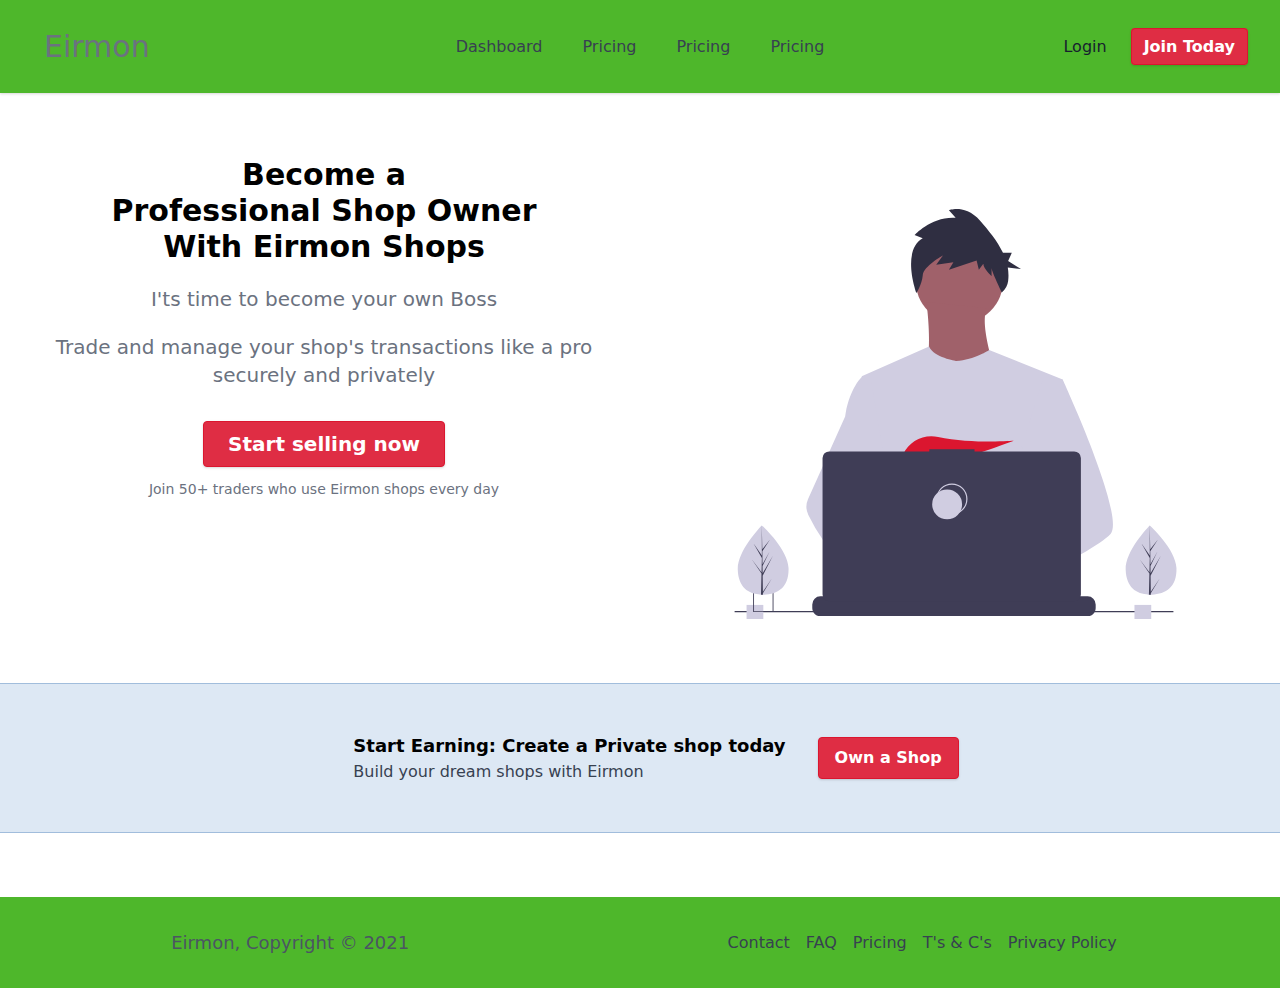
<file: index.html>
<!DOCTYPE html>
<html lang="en">
<head>
    <meta charset="UTF-8">
    <meta http-equiv="X-UA-Compatible" content="IE=edge">
    <meta name="viewport" content="width=device-width, initial-scale=1.0">
    <title>Document</title>
    <link rel="stylesheet" href="./css/style.css">
    <link rel="stylesheet" href="https://fonts.googleapis.com/css2?family=Cabin:wght@500&amp;display=swap">
</head>
<body>
    <div id="root">
        <div class="relative bg-white shadow">
            <div class="topnav max-w-7x1 mx-auto px-4 sm:px-6">
                <div class="flex justify-between items-center py-6 md:justify-start md:space-x-10">
                    <div class="Ig:w-0 Ig:flex-1">
                        <div class="flex flex-row items-center">
                            <a href="#">
                                <a  class="p1-5 text-3x1 text-gray-500 hoover:text-gray-600 transition duration-300 ease-in-out active" aria-current="page"  href="#">Eirmon</a>
                            </a>
                        </div>
                    </div>
                    <div class="-mr-2 -my-2 md:hidden">
                        <button type="button" id="mobiledropdown" onclick="mobiledropdown()" class="inline-flex items-center justify-center p-2 rounded-md text-gray-400 hover:text-gray-500 hover:bg-gray-100 focus:outline-none focus:bg-gray-100 focus:text-gray-500 transition duration-150 ease-in-out">
                            <svg class="h-6 w-6" stroke="currentColor" fill="none" viewBox="0 0 24 24">
                                <path stroke-linecap="round" stroke-linejoin="round" stroke-width="2" d="M4 6h16M4 12h16M4 18h16"></path>
                            </svg>
                        </button>
                    </div>
                    <nav class="hidden md:flex space-x-10">
                        <a class="text-base leading-6 font-medium text-gray-700 hover:text-gray-900 focus:outline-none focus:text-gray-900 transition ease-in-out duration-150" href="/pricing">Dashboard</a>
                        <a class="text-base leading-6 font-medium text-gray-700 hover:text-gray-900 focus:outline-none focus:text-gray-900 transition ease-in-out duration-150" href="/pricing">Pricing</a>
                        <a class="text-base leading-6 font-medium text-gray-700 hover:text-gray-900 focus:outline-none focus:text-gray-900 transition ease-in-out duration-150" href="/pricing">Pricing</a>
                        <a class="text-base leading-6 font-medium text-gray-700 hover:text-gray-900 focus:outline-none focus:text-gray-900 transition ease-in-out duration-150" href="/pricing">Pricing</a>
                        <!-- <div  class="relative">
                            <button type="button" id="dropdown" onclick="learninFunction()" class="group inline-flex  dropbtn items-center space-x-2 text-base leading-6 font-medium text-gray-700 hover:text-gray-900 focus:outline-none focus:text-gray-900 transition ease-in-out duration-150">
                                <span>Shops</span>
                                <svg class="text-gray-700 h-5 w-5 group-hover:text-gray-900 group-focus:text-gray-900 transition ease-in-out duration-150" fill="currentColor" viewBox="0 0 20 20">
                                    <path fill-rule="evenodd" d="M5.293 7.293a1 1 0 011.414 0L10 10.586l3.293-3.293a1 1 0 111.414 1.414l-4 4a1 1 0 01-1.414 0l-4-4a1 1 0 010-1.414z" clip-rule="evenodd">

                                    </path>
                                </svg>
                            </button>
                            <div  style="transition: transform 200ms ease 0s, opacity 200ms ease 0s; opacity: 1;">
                                <div id="dropdown-content" class="z-20 absolute -ml-4 mt-3 transform px-2 w-screen max-w-md sm:px-0 lg:ml-0 lg:left-1/2 lg:-translate-x-1/2">
                                    <div class="rounded-lg shadow-lg">
                                        <div class="rounded-lg shadow-xs overflow-hidden">
                                            <div class="z-20 relative grid gap-6 bg-white px-5 py-6 sm:gap-8 sm:p-8">
                                                <div class="cursor-pointer -m-3 p-3 flex items-start space-x-4 rounded-lg hover:bg-gray-100 transition ease-in-out duration-150">
                                                    <svg stroke="currentColor" fill="currentColor" stroke-width="0" viewBox="0 0 576 512" class="flex-shrink-0 h-6 w-6 text-red-600" height="1em" width="1em" xmlns="http://www.w3.org/2000/svg">
                                                        <path d="M336.2 64H47.8C21.4 64 0 85.4 0 111.8v288.4C0 426.6 21.4 448 47.8 448h288.4c26.4 0 47.8-21.4 47.8-47.8V111.8c0-26.4-21.4-47.8-47.8-47.8zm189.4 37.7L416 177.3v157.4l109.6 75.5c21.2 14.6 50.4-.3 50.4-25.8V127.5c0-25.4-29.1-40.4-50.4-25.8z"></path>
                                                    </svg>
                                                    <div class="space-y-1">
                                                        <p class="text-base leading-6 font-medium text-gray-900">
                                                            Basic Django Roadmap
                                                        </p>
                                                        <p class="text-sm leading-5 text-gray-500">
                                                            Elevate your Django skills
                                                        </p>
                                                    </div>
                                                </div>
                                                <div class="cursor-pointer -m-3 p-3 flex items-start space-x-4 rounded-lg hover:bg-gray-100 transition ease-in-out duration-150">
                                                    <svg stroke="currentColor" fill="currentColor" stroke-width="0" viewBox="0 0 512 512" class="flex-shrink-0 h-6 w-6 text-red-600" height="1em" width="1em" xmlns="http://www.w3.org/2000/svg">
                                                        <path d="M505.12019,19.09375c-1.18945-5.53125-6.65819-11-12.207-12.1875C460.716,0,435.507,0,410.40747,0,307.17523,0,245.26909,55.20312,199.05238,128H94.83772c-16.34763.01562-35.55658,11.875-42.88664,26.48438L2.51562,253.29688A28.4,28.4,0,0,0,0,264a24.00867,24.00867,0,0,0,24.00582,24H127.81618l-22.47457,22.46875c-11.36521,11.36133-12.99607,32.25781,0,45.25L156.24582,406.625c11.15623,11.1875,32.15619,13.15625,45.27726,0l22.47457-22.46875V488a24.00867,24.00867,0,0,0,24.00581,24,28.55934,28.55934,0,0,0,10.707-2.51562l98.72834-49.39063c14.62888-7.29687,26.50776-26.5,26.50776-42.85937V312.79688c72.59753-46.3125,128.03493-108.40626,128.03493-211.09376C512.07526,76.5,512.07526,51.29688,505.12019,19.09375ZM384.04033,168A40,40,0,1,1,424.05,128,40.02322,40.02322,0,0,1,384.04033,168Z"></path>
                                                    </svg>
                                                    <div class="space-y-1">
                                                        <p class="text-base leading-6 font-medium text-gray-900">
                                                            Advanced Django Roadmap
                                                        </p>
                                                        <p class="text-sm leading-5 text-gray-500">
                                                            Become a professional Django developer
                                                        </p>
                                                    </div>
                                                </div>
                                            </div>
                                        </div>
                                    </div>
                                </div>
                            </div>
                        </div> -->
                    </nav>
                    <div class="hidden md:flex items-center justify-end space-x-8 md:flex-1 lg:w-0">
                        <ul class="flex flex-">
                            <li>
                                <a class="px-4 py-2 text-gray-700 hover:text-gray-900 transition duration-500 ease-in-out hover:rounded hover:bg-gray-200 rounded text-gray-900" href="/login">
                                    Login
                                </a>
                            </li>
                            <li class="nav-item px-2 signup">
                                <a class="text-white px-3 py-2 bg-red-500 hover:bg-red-600 rounded border border-red-600 shadow font-semibold transition duration-500 ease-in-out" href="/signup">
                                    Join Today
                                </a>
                            </li>
                            <li>
                                <button type="button" style="float: left;" class="topnavbutton -mr-2 -my-2 md:hidden">
                                    <svg class="h-6 w-6" stroke="currentColor" fill="none" viewBox="0 0 24 24">
                                        <path stroke-lincap="round" stroke-linejoin="round" stroke-width="2" d="M4 6h16M4 12h16M4 18h16">
        
                                        </path>
                                    </svg>
                                </button>
                            </li>
                        </ul>   
                    </div>
                </div>
                <div  id="mobiledropdown-content" style="transition: transform 200ms ease 0s, opacity 200ms ease 0s; opacity: 1;">
                    <div class="absolute top-0 inset-x-0 p-2 transition transform origin-top-right md:hidden z-50">
                        <div class="rounded-lg shadow-lg">
                            <div class="rounded-lg shadow-xs bg-white divide-y-2 divide-gray-50">
                                <div class="pt-5 pb-6 px-5 space-y-6">
                                    <div class="flex items-center justify-between">
                                        <a aria-current="page" class="active" href="/">
                                            <p class="h-8 w-auto" src="/static/media/logo.b070938f.svg" alt="Eirmon">Eirmon</p></a>
                                            <div class="-mr-2">
                                                <button type="button" id="mobiledropdown" onclick="mobiledropdown()" class="inline-flex items-center justify-center p-2 rounded-md text-gray-400 hover:text-gray-500 hover:bg-gray-100 focus:outline-none focus:bg-gray-100 focus:text-gray-500 transition duration-150 ease-in-out">
                                                    <svg class="h-6 w-6" stroke="currentColor" fill="none" viewBox="0 0 24 24">
                                                        <path stroke-linecap="round" stroke-linejoin="round" stroke-width="2" d="M6 18L18 6M6 6l12 12"></path>
                                                    </svg>
                                                </button>
                                            </div>
                                        </div>
                                        <div>
                                            <nav class="grid row-gap-8">
                                                <div class="cursor-pointer -m-3 p-3 flex items-center space-x-3 rounded-md hover:bg-gray-100 transition ease-in-out duration-150">
                                                    <svg stroke="currentColor" fill="currentColor" stroke-width="0" viewBox="0 0 576 512" class="flex-shrink-0 h-6 w-6 text-red-600" height="1em" width="1em" xmlns="http://www.w3.org/2000/svg">
                                                        <path d="M336.2 64H47.8C21.4 64 0 85.4 0 111.8v288.4C0 426.6 21.4 448 47.8 448h288.4c26.4 0 47.8-21.4 47.8-47.8V111.8c0-26.4-21.4-47.8-47.8-47.8zm189.4 37.7L416 177.3v157.4l109.6 75.5c21.2 14.6 50.4-.3 50.4-25.8V127.5c0-25.4-29.1-40.4-50.4-25.8z"></path>
                                                    </svg>
                                                    <div class="text-base leading-6 font-medium text-gray-900">
                                                        Basic Django Roadmap
                                                    </div>
                                                </div>
                                                <div class="cursor-pointer -m-3 p-3 flex items-center space-x-3 rounded-md hover:bg-gray-100 transition ease-in-out duration-150">
                                                    <svg stroke="currentColor" fill="currentColor" stroke-width="0" viewBox="0 0 512 512" class="flex-shrink-0 h-6 w-6 text-red-600" height="1em" width="1em" xmlns="http://www.w3.org/2000/svg">
                                                        <path d="M505.12019,19.09375c-1.18945-5.53125-6.65819-11-12.207-12.1875C460.716,0,435.507,0,410.40747,0,307.17523,0,245.26909,55.20312,199.05238,128H94.83772c-16.34763.01562-35.55658,11.875-42.88664,26.48438L2.51562,253.29688A28.4,28.4,0,0,0,0,264a24.00867,24.00867,0,0,0,24.00582,24H127.81618l-22.47457,22.46875c-11.36521,11.36133-12.99607,32.25781,0,45.25L156.24582,406.625c11.15623,11.1875,32.15619,13.15625,45.27726,0l22.47457-22.46875V488a24.00867,24.00867,0,0,0,24.00581,24,28.55934,28.55934,0,0,0,10.707-2.51562l98.72834-49.39063c14.62888-7.29687,26.50776-26.5,26.50776-42.85937V312.79688c72.59753-46.3125,128.03493-108.40626,128.03493-211.09376C512.07526,76.5,512.07526,51.29688,505.12019,19.09375ZM384.04033,168A40,40,0,1,1,424.05,128,40.02322,40.02322,0,0,1,384.04033,168Z"></path>
                                                    </svg>
                                                    <div class="text-base leading-6 font-medium text-gray-900">
                                                        Advanced Django Roadmap
                                                    </div>
                                                </div>
                                                <a class="text-base leading-6 font-medium text-gray-700 hover:text-gray-900 focus:outline-none focus:text-gray-900 transition ease-in-out duration-150" href="/pricing">
                                                    Pricing
                                                </a>
                                            </nav>
                                        </div>
                                    </div>
                                    <div class="py-6 px-5 space-y-6">
                                        <div class="space-y-6">
                                            <span class="w-full flex rounded-md shadow-sm">
                                                <div class="cursor-pointer w-full flex items-center justify-center px-4 py-2 border border-transparent text-base leading-6 font-medium rounded-md text-white bg-red-600 hover:bg-red-500 focus:outline-none focus:border-red-700 focus:shadow-outline-red active:bg-red-700 transition ease-in-out duration-150">
                                                    Sign up
                                                </div>
                                            </span>
                                            <p class="text-center text-base leading-6 font-medium text-gray-500">
                                                Have an account? 
                                                <span class="cursor-pointer text-red-600 hover:text-red-500 transition ease-in-out duration-150">
                                                    Sign in
                                                </span>
                                            </p>
                                        </div>
                                    </div>
                                </div>
                            </div>
                        </div>
                    </div>
            </div>
        </div>
    </div>
    <div style="position: fixed; z-index: 9999;">
    </div>
    <div class="page">
        <div>
            <div>
                <main class="mt-16 mx-auto max-w-7xl px-4 sm:mt-24 sm:px-6 lg:mt-32">
                    <div class="lg:grid lg:grid-cols-12 lg:gap-8">
                        <div class="sm:text-center md:max-w-2xl md:mx-auto lg:col-span-6 lg:text-left">
                            <h1 class="text-3xl md:text-5xl lg:text-6xl font-bold leading-tight">
                                <div class="hero-content-line">
                                    <div class="hero-content-line-inner">
                                        Become a
                                    </div>
                                </div>
                                <div class="hero-content-line">
                                    <div class="hero-content-line-inner">
                                        Professional Shop Owner
                                    </div>
                                </div>
                                <div class="hero-content-line">
                                    <div class="hero-content-line-inner">
                                        With Eirmon Shops
                                    </div>
                                </div>
                            </h1>
                            <p class="mt-3 text-base text-gray-500 sm:mt-5 sm:text-xl lg:text-lg xl:text-xl">
                                I'ts time to become your own Boss 
                            </p>
                            <p class="mt-3 text-base text-gray-500 sm:mt-5 sm:text-xl lg:text-lg xl:text-xl">
                            Trade and manage your shop's transactions like a pro securely and privately
                            </p>
                            <a class="mt-8 text-white bg-red-500 hover:bg-red-600 rounded border border-red-600 shadow font-semibold px-6 py-2 inline-block transition duration-500 ease-in-out cursor-pointer text-xl" href="/pricing">
                                Start selling now
                            </a>
                            <p class="mt-3 text-sm text-gray-500">Join 50+ traders who use Eirmon shops every day</p>
                        </div>
                        <div class="mt-12 relative sm:max-w-lg sm:mx-auto lg:mt-0 lg:max-w-none lg:mx-0 lg:col-span-6 lg:flex lg:items-center">
                            <div class="relative mx-auto w-full lg:max-w-md">
                                <svg xmlns="http://www.w3.org/2000/svg" viewBox="0 0 198 183" version="1.1" id="svg8">
                                    <defs id="defs2"></defs>
                                    <g id="layer1">
                                        <path id="circle12" d="M 119.94157,33.131754 A 19.456419,19.456419 0 0 1 100.48515,52.588173 19.456419,19.456419 0 0 1 81.028733,33.131754 19.456419,19.456419 0 0 1 100.48515,13.675335 19.456419,19.456419 0 0 1 119.94157,33.131754 Z" style="fill: rgb(160, 97, 106); stroke-width: 0.264583;"></path>
                                        <path d="m 85.963325,42.859966 c 0,0 3.665696,27.633767 -1.973834,30.735497 -5.63953,3.10172 33.555279,3.38372 33.555279,3.38372 0,0 -8.74129,-23.968046 -4.79362,-31.299462 z" fill="#a0616a" id="path14" style="stroke-width: 0.264583;"></path>
                                        <path d="m 146.16512,77.118973 -3.25966,14.84312 -6.8924,31.403397 -0.20637,1.71979 -2.37861,19.90989 -1.58221,13.22653 -1.06098,8.8847 c -6.45054,3.31523 -11.12573,5.60388 -11.12573,5.60388 0,0 -0.40216,-2.01613 -1.05039,-4.59581 -4.52702,1.35731 -12.90373,3.60891 -20.002496,4.0587 2.584976,2.88132 3.772956,5.588 2.161646,7.58561 -4.863046,6.02191 -24.939629,-6.59342 -31.96167,-11.29771 a 19.007868,19.007868 0 0 0 -0.185208,3.40254 l -5.373688,-4.13279 0.531813,-9.50912 0.896937,-16.08932 1.127125,-20.17712 a 21.183634,21.183634 0 0 1 -0.891646,-2.65377 c -1.645708,-5.85259 -3.643312,-17.53923 -5.17525,-27.339397 -1.232958,-7.88723 -2.159,-14.55208 -2.354791,-15.97025 -0.02646,-0.18521 -0.03969,-0.28046 -0.03969,-0.28046 l 29.747104,-13.1445 c 2.114021,4.90273 11.985648,6.37646 11.985648,6.37646 8.178266,-0.56356 14.589116,-4.87627 14.589116,-4.87627 z" fill="#d0cde1" id="path16" style="stroke-width: 0.264583;"></path>
                                        <path d="m 121.91606,167.07202 c 0,0 -1.25942,0.43127 -3.3073,1.04246 -4.52702,1.35731 -12.90373,3.60891 -20.002496,4.0587 -6.11187,0.39159 -11.27654,-0.55033 -12.221103,-4.5376 -0.404812,-1.7145 0.169333,-3.12473 1.420813,-4.2836 3.735916,-3.4634 13.493746,-4.7043 21.232806,-5.13027 2.18546,-0.11907 4.20688,-0.17463 5.88963,-0.1958 2.8575,-0.037 4.73075,0.0212 4.73075,0.0212 l 0.045,0.17463 z" fill="#a0616a" id="path18" style="stroke-width: 0.264583;"></path>
                                        <path d="M 84.299215,14.727779 80.66134,13.271382 c 0,0 7.606448,-8.3742716 18.189424,-7.6460436 l -2.97653,-3.27692 c 0,0 7.275746,-2.91276102 13.890056,4.73328 3.47702,4.0193466 7.49996,8.7439026 10.00784,14.0660436 h 3.89592 l -1.62601,3.580286 5.69104,3.580289 -5.84129,-0.643094 a 20.006926,20.006926 0 0 1 0.15851,5.938573 7.6836904,7.6836904 0 0 1 -2.81369,5.026523 v 0 c 0,0 -4.51163,-9.338633 -4.51163,-10.795035 v 3.640992 c 0,0 -3.63787,-3.276877 -3.63787,-5.461455 l -1.98428,2.548684 -0.99214,-4.005106 -12.236446,4.005106 1.98428,-3.276865 -7.606454,1.092288 2.976524,-4.005107 c 0,0 -8.598584,4.73328 -8.929371,8.738394 -0.330673,4.005051 -2.847517,7.800097 -2.847517,7.800097 0,0 -6.743237,-18.723081 2.847509,-24.184533 z" fill="#2f2e41" id="path20" style="stroke-width: 0.264583;"></path>
                                        <path d="m 167.31327,145.35766 c -1.98173,2.14842 -6.8924,5.38427 -12.84552,8.88736 -2.21457,1.30175 -4.572,2.64318 -6.97707,3.97668 -5.73881,3.18294 -11.7475,6.33677 -16.70579,8.88471 -6.45054,3.31523 -11.12573,5.60388 -11.12573,5.60388 0,0 -0.40216,-2.01613 -1.05039,-4.59582 -0.86784,-3.45281 -2.17488,-7.91633 -3.53748,-9.89277 -0.0476,-0.0688 -0.0953,-0.13229 -0.14288,-0.19579 -0.39687,-0.52123 -0.79639,-0.8255 -1.19062,-0.8255 l 19.69029,-12.20523 8.509,-5.27579 -6.1304,-14.6341 -7.68879,-18.35679 4.64079,-14.766397 4.66461,-14.84313 h 8.74183 c 0,0 2.89454,6.31825 6.59606,15.12889 0.55298,1.31763 1.12448,2.69082 1.70657,4.10898 7.6147,18.520817 17.10795,44.383837 12.84552,49.000817 z" fill="#d0cde1" id="path22" style="stroke-width: 0.264583;"></path>
                                        <path d="m 100.76791,179.75879 c -4.863036,6.02192 -24.939624,-6.59342 -31.961665,-11.29771 -1.529292,-1.02393 -2.439459,-1.67216 -2.439459,-1.67216 l 6.424084,-8.56721 2.034645,-2.71198 c 0,0 1.820334,0.96573 4.511146,2.53735 0.0979,0.0582 0.195792,0.11642 0.296333,0.17463 2.320396,1.3626 5.233459,3.14325 8.17298,5.13027 4.05606,2.74373 8.15711,5.87375 10.80029,8.82121 2.584986,2.8813 3.772966,5.58798 2.161646,7.5856 z" fill="#a0616a" id="path24" style="stroke-width: 0.264583;"></path>
                                        <path d="m 79.336661,158.04708 a 12.642194,12.642194 0 0 0 -2.143125,0.17463 c -6.082771,1.0451 -7.876646,6.55108 -8.387291,10.23937 a 19.007868,19.007868 0 0 0 -0.185209,3.40254 l -5.373687,-4.13279 -1.957917,-1.50548 c -4.712229,-1.64306 -8.911166,-4.56141 -12.551833,-8.00364 a 63.098481,63.098481 0 0 1 -8.453437,-10.02506 88.410589,88.410589 0 0 1 -6.5405,-11.21834 8.2506819,8.2506819 0 0 1 -0.113771,-6.99823 l 6.654271,-14.82989 9.726083,-21.674667 q 0.10714,-0.77388 0.235466,-1.51342 c 1.928812,-11.05958 7.096125,-15.97024 7.096125,-15.97024 h 3.947583 l 2.640542,15.97024 3.280833,19.841107 -2.299229,7.49829 -5.312834,17.31697 5.077355,5.51391 z" fill="#d0cde1" id="path26" style="stroke-width: 0.264583;"></path>
                                        <path d="m 83.804511,111.81904 3.374731,3.93721 c 1.253805,-0.23905 2.56313,-0.51998 3.91169,-0.83546 l -0.969285,-3.10175 2.370007,2.76501 c 14.286806,-3.51388 31.995206,-10.34557 31.995206,-10.34557 0,0 -19.11804,1.40181 -33.392603,-1.71678 -6.315802,-1.37983 -12.813963,1.75104 -15.40571,7.67355 -1.506427,3.44239 -1.269842,6.42481 4.072995,6.42481 a 35.288749,35.288749 0 0 0 5.384988,-0.50651 z" fill="#db162f" id="path28" style="stroke-width: 0.264583;"></path>
                                        <path d="m 160.73838,176.53087 v 1.60602 a 3.5295734,3.5295734 0 0 1 -0.24077,1.28852 3.6215055,3.6215055 0 0 1 -0.25665,0.52917 3.5553332,3.5553332 0 0 1 -3.05594,1.73567 H 39.035339 a 3.555312,3.555312 0 0 1 -3.055938,-1.73567 3.6201588,3.6201588 0 0 1 -0.256645,-0.52917 3.5295734,3.5295734 0 0 1 -0.240771,-1.28852 v -1.60602 a 3.5524043,3.5524043 0 0 1 3.553354,-3.55335 h 6.810375 v -0.74877 a 0.14792325,0.14792325 0 0 1 0.148166,-0.14817 h 3.553355 a 0.14792325,0.14792325 0 0 1 0.148166,0.14817 v 0.74877 h 2.219841 v -0.74877 a 0.14792325,0.14792325 0 0 1 0.148167,-0.14817 h 3.553354 a 0.14792325,0.14792325 0 0 1 0.148167,0.14817 v 0.74877 h 2.2225 v -0.74877 a 0.14792325,0.14792325 0 0 1 0.148166,-0.14817 h 3.553354 a 0.14792325,0.14792325 0 0 1 0.148167,0.14817 v 0.74877 h 2.219854 v -0.74877 a 0.14792325,0.14792325 0 0 1 0.148167,-0.14817 h 3.553354 a 0.14792325,0.14792325 0 0 1 0.148167,0.14817 v 0.74877 h 2.219854 v -0.74877 a 0.14792325,0.14792325 0 0 1 0.148166,-0.14817 h 3.553355 a 0.14792325,0.14792325 0 0 1 0.148166,0.14817 v 0.74877 h 2.2225 v -0.74877 a 0.14792325,0.14792325 0 0 1 0.148167,-0.14817 h 3.553354 a 0.14792325,0.14792325 0 0 1 0.148167,0.14817 v 0.74877 h 2.219854 v -0.74877 a 0.14792325,0.14792325 0 0 1 0.148166,-0.14817 h 27.834162 a 0.14792325,0.14792325 0 0 1 0.14817,0.14817 v 0.74877 h 2.2225 v -0.74877 a 0.14792325,0.14792325 0 0 1 0.14817,-0.14817 h 3.55336 a 0.14963775,0.14963775 0 0 1 0.14817,0.14817 v 0.74877 h 2.21986 v -0.74877 a 0.14792325,0.14792325 0 0 1 0.14816,-0.14817 h 3.55336 a 0.14792589,0.14792589 0 0 1 0.14818,0.14817 v 0.74877 h 2.21985 v -0.74877 a 0.14792325,0.14792325 0 0 1 0.14817,-0.14817 h 3.55335 a 0.14792325,0.14792325 0 0 1 0.14817,0.14817 v 0.74877 h 2.2225 v -0.74877 a 0.14792325,0.14792325 0 0 1 0.14816,-0.14817 h 3.55336 a 0.14737291,0.14737291 0 0 1 0.14552,0.14817 v 0.74877 h 2.2225 v -0.74877 a 0.14792325,0.14792325 0 0 1 0.14817,-0.14817 h 3.55335 a 0.14792325,0.14792325 0 0 1 0.14817,0.14817 v 0.74877 h 2.21985 v -0.74877 a 0.14792325,0.14792325 0 0 1 0.14817,-0.14817 h 3.55335 a 0.14792325,0.14792325 0 0 1 0.14817,0.14817 v 0.74877 h 10.36373 a 3.5524069,3.5524069 0 0 1 3.55334,3.55335 z" fill="#3f3d56" id="path30" style="stroke-width: 0.264583;"></path>
                                        <path id="rect32" d="M 1.1549346,179.42541 H 195.09439 v 0.52917 H 1.1549346 Z" style="fill: rgb(63, 61, 86); stroke-width: 0.264583;"></path>
                                        <path d="m 151.22508,108.89558 h -44.03802 v -0.90767 H 87.218519 v 0.90767 H 42.998972 a 2.9788405,2.9788405 0 0 0 -2.978841,2.97884 V 172.176 a 2.9788485,2.9788485 0 0 0 2.978841,2.97885 H 151.22508 a 2.9788485,2.9788485 0 0 0 2.97884,-2.97885 v -60.30158 a 2.9788379,2.9788379 0 0 0 -2.97884,-2.97884 z" fill="#3f3d56" id="path34" style="stroke-width: 0.264583;"></path>
                                        <path id="circle36" d="m 103.81327,129.94833 a 6.614583,6.614583 0 0 1 -6.614586,6.61459 6.614583,6.614583 0 0 1 -6.614583,-6.61459 6.614583,6.614583 0 0 1 6.614583,-6.61458 6.614583,6.614583 0 0 1 6.614586,6.61458 z" style="fill: none; stroke: rgb(208, 205, 225); stroke-width: 0.529167; stroke-miterlimit: 10;"></path>
                                        <path id="circle38" d="m 101.69659,132.32957 a 6.614583,6.614583 0 0 1 -6.614576,6.61459 6.614583,6.614583 0 0 1 -6.614589,-6.61459 6.614583,6.614583 0 0 1 6.614589,-6.61458 6.614583,6.614583 0 0 1 6.614576,6.61458 z" style="fill: rgb(208, 205, 225); stroke-width: 0.264583;"></path>
                                        <path id="rect40" d="m 6.4322658,176.75221 h 7.4083332 v 7.40833 H 6.4322658 Z" style="fill: rgb(208, 205, 225); stroke-width: 0.264583;"></path>
                                        <path d="m 9.3437288,170.93148 v 8.99583 h 8.9958332 v -8.99583 z m 8.6042502,8.60425 H 9.7326658 v -8.21267 h 8.2153132 z" fill="#3f3d56" id="path42" style="stroke-width: 0.264583;"></path>
                                        <path id="rect44" d="m 177.88225,176.75221 h 7.40834 v 7.40833 h -7.40834 z" style="fill: rgb(208, 205, 225); stroke-width: 0.264583;"></path>
                                        <path d="m 24.992153,160.48865 c 0.246877,8.45344 -4.69242,11.55143 -10.891097,11.73245 q -0.215977,0.006 -0.430011,0.008 -0.431189,0.003 -0.854006,-0.0144 C 7.2109568,171.98197 2.7734158,169.00614 2.5438208,161.14447 2.3062248,153.00862 12.404558,142.43766 13.162211,141.65572 l 0.0013,-7.9e-4 c 0.02878,-0.0298 0.04352,-0.0447 0.04352,-0.0447 0,0 11.538214,10.42587 11.785071,18.87861 z" fill="#d0cde1" id="path46" style="stroke-width: 0.264583;"></path>
                                        <path d="m 13.654776,170.93997 3.937613,-5.85562 -3.92956,6.48558 0.0082,0.6589 q -0.431189,0.003 -0.854007,-0.0144 l 0.195305,-8.46979 -0.0053,-0.0654 0.0072,-0.0126 0.01871,-0.80034 -4.3121522,-6.26075 4.3070642,5.66174 0.01529,0.16917 0.147511,-6.39926 -3.7245402,-6.49096 3.7351442,5.36679 -0.03899,-13.25761 8.5e-5,-0.0441 0.0013,0.0434 0.247243,10.44879 3.394472,-4.24431 -3.383359,5.14444 0.07408,5.724 3.123612,-5.5864 -3.112132,6.42793 0.04124,3.18282 4.542575,-7.78178 -4.528764,8.89213 z" fill="#3f3d56" id="path48" style="stroke-width: 0.264583;"></path>
                                        <path d="m 196.44215,160.48865 c 0.24689,8.45344 -4.69242,11.55143 -10.8911,11.73245 q -0.21597,0.006 -0.43001,0.008 -0.43119,0.003 -0.854,-0.0144 c -5.60609,-0.23273 -10.04363,-3.20856 -10.27322,-11.07023 -0.2376,-8.13585 9.86074,-18.70681 10.61839,-19.48875 l 0.001,-7.9e-4 c 0.0288,-0.0298 0.0435,-0.0447 0.0435,-0.0447 0,0 11.53821,10.42587 11.78507,18.87861 z" fill="#d0cde1" id="path50" style="stroke-width: 0.264583;"></path>
                                        <path d="m 185.10477,170.93997 3.93762,-5.85562 -3.92956,6.48558 0.008,0.6589 q -0.43119,0.003 -0.85401,-0.0144 l 0.19531,-8.46979 -0.005,-0.0654 0.007,-0.0126 0.0187,-0.80034 -4.31216,-6.26075 4.30707,5.66174 0.0153,0.16917 0.14751,-6.39926 -3.72454,-6.49096 3.73515,5.36679 -0.039,-13.25761 8e-5,-0.0441 10e-4,0.0434 0.24724,10.44879 3.39447,-4.24431 -3.38336,5.14444 0.0741,5.724 3.12362,-5.5864 -3.11214,6.42793 0.0412,3.18282 4.54257,-7.78178 -4.52876,8.89213 z" fill="#3f3d56" id="path52" style="stroke-width: 0.264583;"></path>
                                    </g>
                                </svg>
                            </div>
                        </div>
                    </div>
                </main>
                <div class="py-8 bg-navy-100 border-t border-b border-navy-200 my-16">
                    <div class="container mx-auto">
                        <div class="flex flex-col lg:flex-row justify-center content-center items-center text-center lg:text-left">
                            <div class="px-4 flex flex-col content-center my-2 md:my-4 mx-4 md:my-0">
                                <h4 class="text-lg font-semibold pb-0 mb-0 mb-md-0">
                                    Start Earning: Create a Private shop  today
                                </h4>
                                <p class="mb-0 text-gray-700">
                                    Build your dream shops with Eirmon
                                </p>
                            </div>
                            <a class="px-4 btn btn-secundary bg-red-500 rounded text-white font-semibold border border-red-700 shadow py-2 hover:bg-red-600" href="/signup">
                                Own a  Shop
                            </a>
                        </div>
                    </div>
                </div>
            </div>
        </div>
    </div>
    <footer class="py-8 text-center md:text-left" style="background-color: #4eb72b;">
        <div class="container mx-auto">
            <div class=" flex flex-col lg:flex-row content-center items-center justify-between">
                <div class="flex items-center flex-col lg:flex-row mx-auto">
                    <!-- <img src="/static/media/logo.d49a633e.svg" class="w-8 lazy" alt="Logo" data-ll-status="observed"> -->
                    <span id='footer_right'  class="ml-0 md:ml-4 text-sm text-gray-600 py-4 lg:py-0 transition duration-500 ease-in-out">
                        Eirmon, Copyright © 2021
                    </span>
                </div>
                <div class="navbar mx-auto">
                    <ul class="navbar-nav flex flex-">
                        <li class="active px-md-3 px-2">
                            <a  id='footer_left' class=" text-gray-700 text-sm hover:text-gray-900 transition duration-500 ease-in-out" href="/contact">
                                Contact
                            </a>
                        </li>
                        <li class=" px-md-3 px-2">
                            <a  id='footer_left' class=" text-gray-700 text-sm hover:text-gray-900 transition duration-500 ease-in-out" href="/faq">
                                FAQ
                            </a>
                        </li>
                        <li class=" px-md-3 px-2">
                            <a  id='footer_left' class=" text-gray-700 text-sm hover:text-gray-900 transition duration-500 ease-in-out" href="/pricing">
                                Pricing
                            </a>
                        </li>
                        <li class=" px-md-2 px-2 hidden lg:block">
                            <a  id='footer_left' class=" text-gray-700 text-sm hover:text-gray-900 transition duration-500 ease-in-out" href="/terms-and-conditions">
                                T's &amp; C's
                            </a>
                        </li>
                        <li class=" px-md-2 px-2 hidden lg:block">
                            <a  id='footer_left' class=" text-gray-700 text-sm hover:text-gray-900 transition duration-500 ease-in-out" href="/privacy-policy">
                                Privacy Policy
                            </a>
                        </li>
                    </ul>
                </div>
            </div>
        </div>
    </footer>
    <script>
        window.onload = () => {
            // Get the button, and when the user clicks on it, execute myFunction
            document.getElementById("dropdown").onclick = function() {learninFunction()};
            

            /* myFunction toggles between adding and removing the show class, which is used to hide and show the dropdown content */
            function learninFunction() {
                document.getElementById("dropdown-content").classList.toggle("show");
                }
        }

        document.getElementById("mobiledropdown").onclick = function() {mobiledropdown()};
 
        /* myFunction toggles between adding and removing the show class, which is used to hide and show the dropdown content */
        function mobiledropdown() {
                document.getElementById("mobiledropdown-content").classList.toggle("mobileshow");
                }
    </script> 
    <script>
    </script>
</body>
</html>
</file>
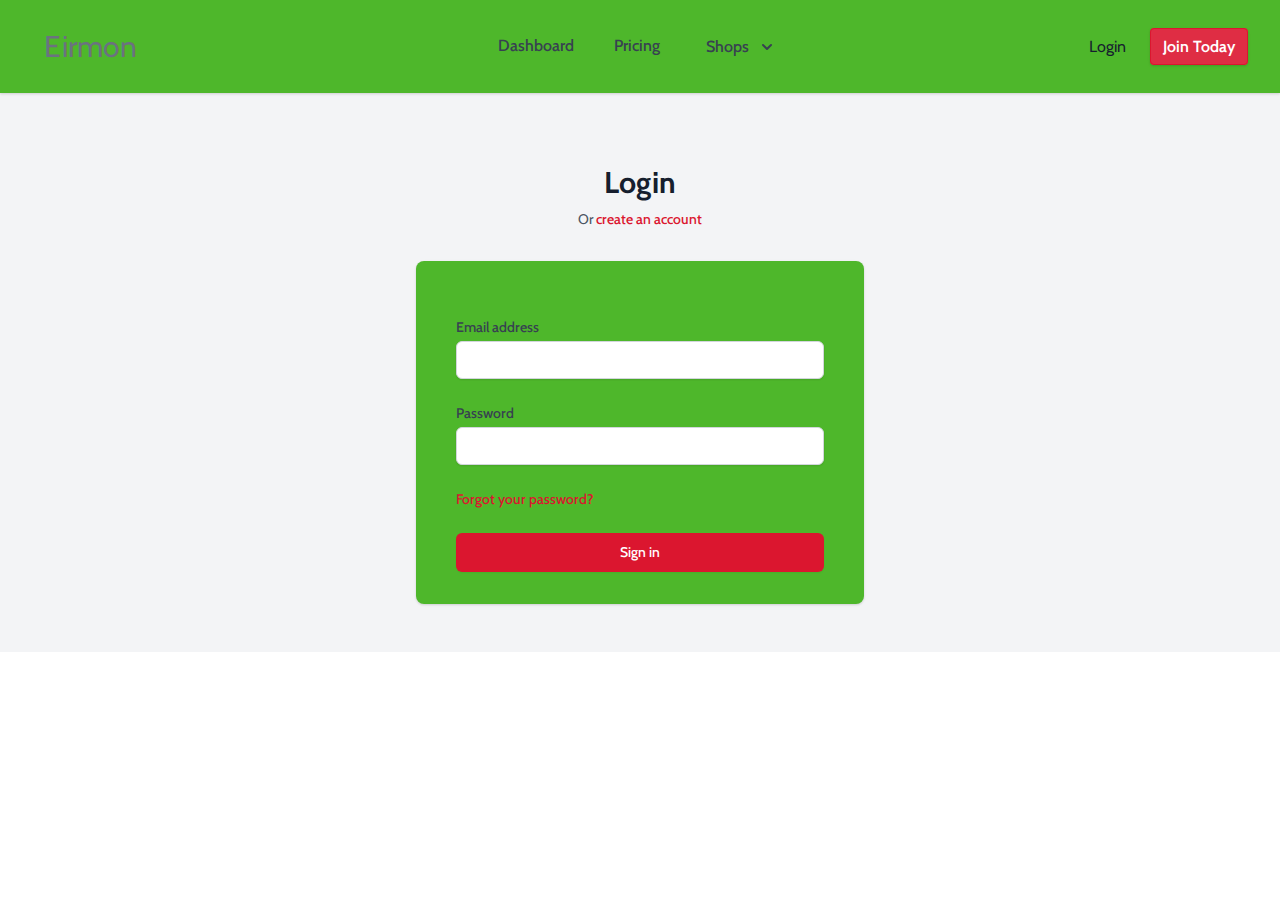
<file: eirmon_login.html>
<!DOCTYPE html>
<html lang="en">
<head>
    <meta charset="UTF-8">
    <meta http-equiv="X-UA-Compatible" content="IE=edge">
    <meta name="viewport" content="width=device-width, initial-scale=1.0">
    <link rel="stylesheet" href="/css/style.css">
    <title>Login Page</title>
    <link href="https://fonts.googleapis.com/css2?family=Cabin:wght@500&amp;display=swap" rel="stylesheet">
    <style>body{font-family: Cabin,Sans-serif}</style>
</head>
<body>
    <div id="root">
        <div class="relative bg-white shadow">
            <div class="topnav max-w-7x1 mx-auto px-4 sm:px-6">
                <div class="flex justify-between items-center py-6 md:justify-start md:space-x-10">
                    <div class="Ig:w-0 Ig:flex-1">
                        <div class="flex flex-row items-center">
                            <a href="#">
                                <a  class="p1-5 text-3x1 text-gray-500 hoover:text-gray-600 transition duration-300 ease-in-out active" aria-current="page"  href="#">Eirmon</a>
                            </a>
                        </div>
                    </div>
                    <div class="-mr-2 -my-2 md:hidden">
                        <button type="button" id="mobiledropdown" onclick="mobiledropdown()" class="inline-flex items-center justify-center p-2 rounded-md text-gray-400 hover:text-gray-500 hover:bg-gray-100 focus:outline-none focus:bg-gray-100 focus:text-gray-500 transition duration-150 ease-in-out">
                            <svg class="h-6 w-6" stroke="currentColor" fill="none" viewBox="0 0 24 24">
                                <path stroke-linecap="round" stroke-linejoin="round" stroke-width="2" d="M4 6h16M4 12h16M4 18h16"></path>
                            </svg>
                        </button>
                    </div>
                    <nav class="hidden md:flex space-x-10">
                        <a class="text-base leading-6 font-medium text-gray-700 hover:text-gray-900 focus:outline-none focus:text-gray-900 transition ease-in-out duration-150" href="/pricing">Dashboard</a>
                        <a class="text-base leading-6 font-medium text-gray-700 hover:text-gray-900 focus:outline-none focus:text-gray-900 transition ease-in-out duration-150" href="/pricing">Pricing</a>
                        <div  class="relative">
                            <button type="button" id="dropdown" onclick="learninFunction()" class="group inline-flex  dropbtn items-center space-x-2 text-base leading-6 font-medium text-gray-700 hover:text-gray-900 focus:outline-none focus:text-gray-900 transition ease-in-out duration-150">
                                <span>Shops</span>
                                <svg class="text-gray-700 h-5 w-5 group-hover:text-gray-900 group-focus:text-gray-900 transition ease-in-out duration-150" fill="currentColor" viewBox="0 0 20 20">
                                    <path fill-rule="evenodd" d="M5.293 7.293a1 1 0 011.414 0L10 10.586l3.293-3.293a1 1 0 111.414 1.414l-4 4a1 1 0 01-1.414 0l-4-4a1 1 0 010-1.414z" clip-rule="evenodd">

                                    </path>
                                </svg>
                            </button>
                            <div  style="transition: transform 200ms ease 0s, opacity 200ms ease 0s; opacity: 1;">
                                <div id="dropdown-content" class="z-20 absolute -ml-4 mt-3 transform px-2 w-screen max-w-md sm:px-0 lg:ml-0 lg:left-1/2 lg:-translate-x-1/2">
                                    <div class="rounded-lg shadow-lg">
                                        <div class="rounded-lg shadow-xs overflow-hidden">
                                            <div class="z-20 relative grid gap-6 bg-white px-5 py-6 sm:gap-8 sm:p-8">
                                                <div class="cursor-pointer -m-3 p-3 flex items-start space-x-4 rounded-lg hover:bg-gray-100 transition ease-in-out duration-150">
                                                    <svg stroke="currentColor" fill="currentColor" stroke-width="0" viewBox="0 0 576 512" class="flex-shrink-0 h-6 w-6 text-red-600" height="1em" width="1em" xmlns="http://www.w3.org/2000/svg">
                                                        <path d="M336.2 64H47.8C21.4 64 0 85.4 0 111.8v288.4C0 426.6 21.4 448 47.8 448h288.4c26.4 0 47.8-21.4 47.8-47.8V111.8c0-26.4-21.4-47.8-47.8-47.8zm189.4 37.7L416 177.3v157.4l109.6 75.5c21.2 14.6 50.4-.3 50.4-25.8V127.5c0-25.4-29.1-40.4-50.4-25.8z"></path>
                                                    </svg>
                                                    <div class="space-y-1">
                                                        <p class="text-base leading-6 font-medium text-gray-900">
                                                            Basic Django Roadmap
                                                        </p>
                                                        <p class="text-sm leading-5 text-gray-500">
                                                            Elevate your Django skills
                                                        </p>
                                                    </div>
                                                </div>
                                                <div class="cursor-pointer -m-3 p-3 flex items-start space-x-4 rounded-lg hover:bg-gray-100 transition ease-in-out duration-150">
                                                    <svg stroke="currentColor" fill="currentColor" stroke-width="0" viewBox="0 0 512 512" class="flex-shrink-0 h-6 w-6 text-red-600" height="1em" width="1em" xmlns="http://www.w3.org/2000/svg">
                                                        <path d="M505.12019,19.09375c-1.18945-5.53125-6.65819-11-12.207-12.1875C460.716,0,435.507,0,410.40747,0,307.17523,0,245.26909,55.20312,199.05238,128H94.83772c-16.34763.01562-35.55658,11.875-42.88664,26.48438L2.51562,253.29688A28.4,28.4,0,0,0,0,264a24.00867,24.00867,0,0,0,24.00582,24H127.81618l-22.47457,22.46875c-11.36521,11.36133-12.99607,32.25781,0,45.25L156.24582,406.625c11.15623,11.1875,32.15619,13.15625,45.27726,0l22.47457-22.46875V488a24.00867,24.00867,0,0,0,24.00581,24,28.55934,28.55934,0,0,0,10.707-2.51562l98.72834-49.39063c14.62888-7.29687,26.50776-26.5,26.50776-42.85937V312.79688c72.59753-46.3125,128.03493-108.40626,128.03493-211.09376C512.07526,76.5,512.07526,51.29688,505.12019,19.09375ZM384.04033,168A40,40,0,1,1,424.05,128,40.02322,40.02322,0,0,1,384.04033,168Z"></path>
                                                    </svg>
                                                    <div class="space-y-1">
                                                        <p class="text-base leading-6 font-medium text-gray-900">
                                                            Advanced Django Roadmap
                                                        </p>
                                                        <p class="text-sm leading-5 text-gray-500">
                                                            Become a professional Django developer
                                                        </p>
                                                    </div>
                                                </div>
                                            </div>
                                        </div>
                                    </div>
                                </div>
                            </div>
                        </div>
                    </nav>
                    <div class="hidden md:flex items-center justify-end space-x-8 md:flex-1 lg:w-0">
                        <ul class="flex flex-">
                            <li>
                                <a class="px-4 py-2 text-gray-700 hover:text-gray-900 transition duration-500 ease-in-out hover:rounded hover:bg-gray-200 rounded text-gray-900" href="/login">
                                    Login
                                </a>
                            </li>
                            <li class="nav-item px-2 signup">
                                <a class="text-white px-3 py-2 bg-red-500 hover:bg-red-600 rounded border border-red-600 shadow font-semibold transition duration-500 ease-in-out" href="/signup">
                                    Join Today
                                </a>
                            </li>
                            <li>
                                <button type="button" style="float: left;" class="topnavbutton -mr-2 -my-2 md:hidden">
                                    <svg class="h-6 w-6" stroke="currentColor" fill="none" viewBox="0 0 24 24">
                                        <path stroke-lincap="round" stroke-linejoin="round" stroke-width="2" d="M4 6h16M4 12h16M4 18h16">
        
                                        </path>
                                    </svg>
                                </button>
                            </li>
                        </ul>   
                    </div>
                </div>
                <div  id="mobiledropdown-content" style="transition: transform 200ms ease 0s, opacity 200ms ease 0s; opacity: 1;">
                    <div class="absolute top-0 inset-x-0 p-2 transition transform origin-top-right md:hidden z-50">
                        <div class="rounded-lg shadow-lg">
                            <div class="rounded-lg shadow-xs bg-white divide-y-2 divide-gray-50">
                                <div class="pt-5 pb-6 px-5 space-y-6">
                                    <div class="flex items-center justify-between">
                                        <a aria-current="page" class="active" href="/">
                                            <p class="h-8 w-auto" src="/static/media/logo.b070938f.svg" alt="Eirmon">Eirmon</p></a>
                                            <div class="-mr-2">
                                                <button type="button" id="mobiledropdown" onclick="mobiledropdown()" class="inline-flex items-center justify-center p-2 rounded-md text-gray-400 hover:text-gray-500 hover:bg-gray-100 focus:outline-none focus:bg-gray-100 focus:text-gray-500 transition duration-150 ease-in-out">
                                                    <svg class="h-6 w-6" stroke="currentColor" fill="none" viewBox="0 0 24 24">
                                                        <path stroke-linecap="round" stroke-linejoin="round" stroke-width="2" d="M6 18L18 6M6 6l12 12"></path>
                                                    </svg>
                                                </button>
                                            </div>
                                        </div>
                                        <div>
                                            <nav class="grid row-gap-8">
                                                <div class="cursor-pointer -m-3 p-3 flex items-center space-x-3 rounded-md hover:bg-gray-100 transition ease-in-out duration-150">
                                                    <svg stroke="currentColor" fill="currentColor" stroke-width="0" viewBox="0 0 576 512" class="flex-shrink-0 h-6 w-6 text-red-600" height="1em" width="1em" xmlns="http://www.w3.org/2000/svg">
                                                        <path d="M336.2 64H47.8C21.4 64 0 85.4 0 111.8v288.4C0 426.6 21.4 448 47.8 448h288.4c26.4 0 47.8-21.4 47.8-47.8V111.8c0-26.4-21.4-47.8-47.8-47.8zm189.4 37.7L416 177.3v157.4l109.6 75.5c21.2 14.6 50.4-.3 50.4-25.8V127.5c0-25.4-29.1-40.4-50.4-25.8z"></path>
                                                    </svg>
                                                    <div class="text-base leading-6 font-medium text-gray-900">
                                                        Basic Django Roadmap
                                                    </div>
                                                </div>
                                                <div class="cursor-pointer -m-3 p-3 flex items-center space-x-3 rounded-md hover:bg-gray-100 transition ease-in-out duration-150">
                                                    <svg stroke="currentColor" fill="currentColor" stroke-width="0" viewBox="0 0 512 512" class="flex-shrink-0 h-6 w-6 text-red-600" height="1em" width="1em" xmlns="http://www.w3.org/2000/svg">
                                                        <path d="M505.12019,19.09375c-1.18945-5.53125-6.65819-11-12.207-12.1875C460.716,0,435.507,0,410.40747,0,307.17523,0,245.26909,55.20312,199.05238,128H94.83772c-16.34763.01562-35.55658,11.875-42.88664,26.48438L2.51562,253.29688A28.4,28.4,0,0,0,0,264a24.00867,24.00867,0,0,0,24.00582,24H127.81618l-22.47457,22.46875c-11.36521,11.36133-12.99607,32.25781,0,45.25L156.24582,406.625c11.15623,11.1875,32.15619,13.15625,45.27726,0l22.47457-22.46875V488a24.00867,24.00867,0,0,0,24.00581,24,28.55934,28.55934,0,0,0,10.707-2.51562l98.72834-49.39063c14.62888-7.29687,26.50776-26.5,26.50776-42.85937V312.79688c72.59753-46.3125,128.03493-108.40626,128.03493-211.09376C512.07526,76.5,512.07526,51.29688,505.12019,19.09375ZM384.04033,168A40,40,0,1,1,424.05,128,40.02322,40.02322,0,0,1,384.04033,168Z"></path>
                                                    </svg>
                                                    <div class="text-base leading-6 font-medium text-gray-900">
                                                        Advanced Django Roadmap
                                                    </div>
                                                </div>
                                                <a class="text-base leading-6 font-medium text-gray-700 hover:text-gray-900 focus:outline-none focus:text-gray-900 transition ease-in-out duration-150" href="/pricing">
                                                    Pricing
                                                </a>
                                            </nav>
                                        </div>
                                    </div>
                                    <div class="py-6 px-5 space-y-6">
                                        <div class="space-y-6">
                                            <span class="w-full flex rounded-md shadow-sm">
                                                <div class="cursor-pointer w-full flex items-center justify-center px-4 py-2 border border-transparent text-base leading-6 font-medium rounded-md text-white bg-red-600 hover:bg-red-500 focus:outline-none focus:border-red-700 focus:shadow-outline-red active:bg-red-700 transition ease-in-out duration-150">
                                                    Sign up
                                                </div>
                                            </span>
                                            <p class="text-center text-base leading-6 font-medium text-gray-500">
                                                Have an account? 
                                                <span class="cursor-pointer text-red-600 hover:text-red-500 transition ease-in-out duration-150">
                                                    Sign in
                                                </span>
                                            </p>
                                        </div>
                                    </div>
                                </div>
                            </div>
                        </div>
                    </div>
            </div>
        </div>
        <div style="position: fixed; z-index: 9999;"></div>
        <div class="bg-gray-100 flex flex-col justify-center py-12 sm:px-6 lg:px-8" >
        <div class="sm:mx-auto sm:w-full sm:max-w-md">
            <h2 class="mt-6 text-center text-3xl leading-9 font-extrabold text-gray-900">Login</h2>
            <p class="mt-2 text-center text-sm leading-5 text-gray-600 max-w">
                Or <a class="font-medium text-red-600 hover:text-red-500 focus:outline-none focus:underline transition ease-in-out duration-150" href="/signup">
                    create an account
                </a>
            </p>
        </div>
        <div class="mt-8 sm:mx-auto sm:w-full sm:max-w-md">
            <div class="bg-white py-8 px-4 shadow sm:rounded-lg sm:px-10">
                <div class="mt-6">
                    <div class="mt-6 grid grid-cols-1 gap-3">
                        <form action="">
                            <div class="mb-5 sm:col-span-6">
                                <label for="email" class="block text-sm font-medium leading-5 text-gray-700">Email address</label>
                                <div class="mt-1 rounded-md shadow-sm">
                                    <input name="email" type="email" id="email" class="appearance-none block w-full px-3 py-2 border border-gray-300 rounded-md shadow-sm placeholder-gray-400 focus:outline-none focus:ring-indigo-500 focus:border-indigo-500 sm:text-sm " value="">
                                </div>
                            </div>
                            <div class="mt-6">
                                <div class="mb-5 sm:col-span-6">
                                    <label for="password" class="block text-sm font-medium leading-5 text-gray-700">Password</label>
                                    <div class="mt-1 rounded-md shadow-sm">
                                        <input name="password" type="password" id="password" class="appearance-none block w-full px-3 py-2 border border-gray-300 rounded-md shadow-sm placeholder-gray-400 focus:outline-none focus:ring-indigo-500 focus:border-indigo-500 sm:text-sm " value="">
                                    </div>
                                </div>
                            </div>
                            <div class="mt-6 flex items-center justify-between">
                                <div class="text-sm leading-5">
                                    <a class="font-medium text-red-600 hover:text-red-500 focus:outline-none focus:underline transition ease-in-out duration-150" href="/forgot-password">Forgot your password?</a>
                                </div>
                            </div>
                            <div class="mt-6">
                                <span class="block w-full rounded-md shadow-sm">
                                    <button type="submit" class="w-full flex justify-center py-2 px-4 border border-transparent text-sm font-medium rounded-md text-white bg-red-600 hover:bg-red-500 focus:outline-none focus:border-red-700 focus:shadow-outline-red active:bg-red-700 transition duration-150 ease-in-out">Sign in</button>
                                </span>
                            </div>  
                        </form>
                    </div>
                </div>
            </div>
        </div>
    </div>
    </div>
    
</body>
</html>
</file>
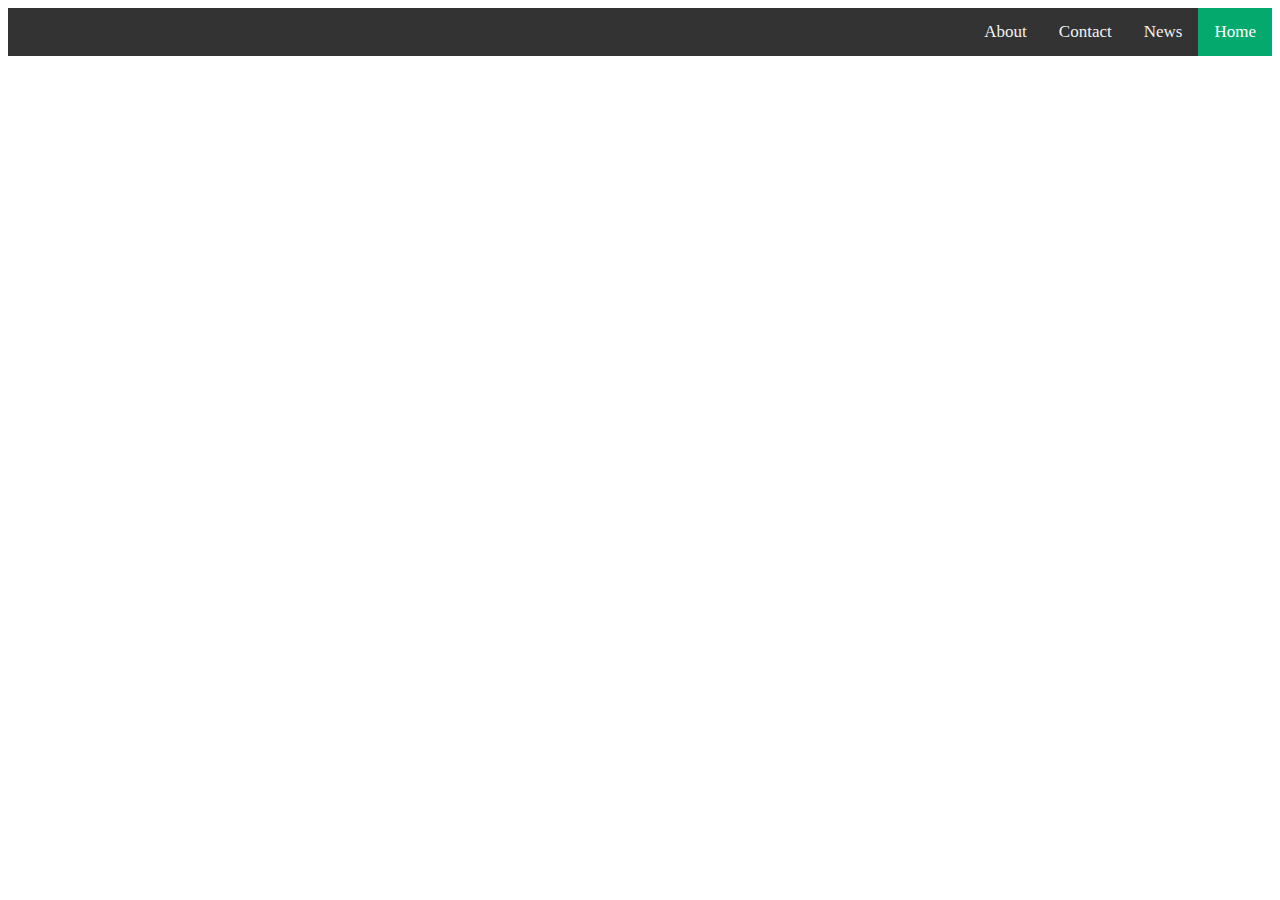
<file: header:1.html>
<!DOCTYPE html>
<html lang="en">
<head>
    <meta charset="UTF-8">
    <meta http-equiv="X-UA-Compatible" content="IE=edge">
    <meta name="viewport" content="width=device-width, initial-scale=1.0">
    <title>Document</title>
    <link rel="stylesheet" href="/css/style2.css">
    <link rel="stylesheet" href="https://cdnjs.cloudflare.com/ajax/libs/font-awesome/4.7.0/css/font-awesome.min.css">
</head>
<body>
    <div class="topnav" id="mytopnav" >
        
        <a href="#home" class="active">Home</a>
        <a href="#news">News</a>
        <a href="#contact">Contact</a>
        <a href="#about">About</a>
        <a href="javascript:void(0);" class="icon" onclick="myFunction()">
            <i class="fa fa-bars"></i>
        </a>
    </div>
</body>
</html>
</file>
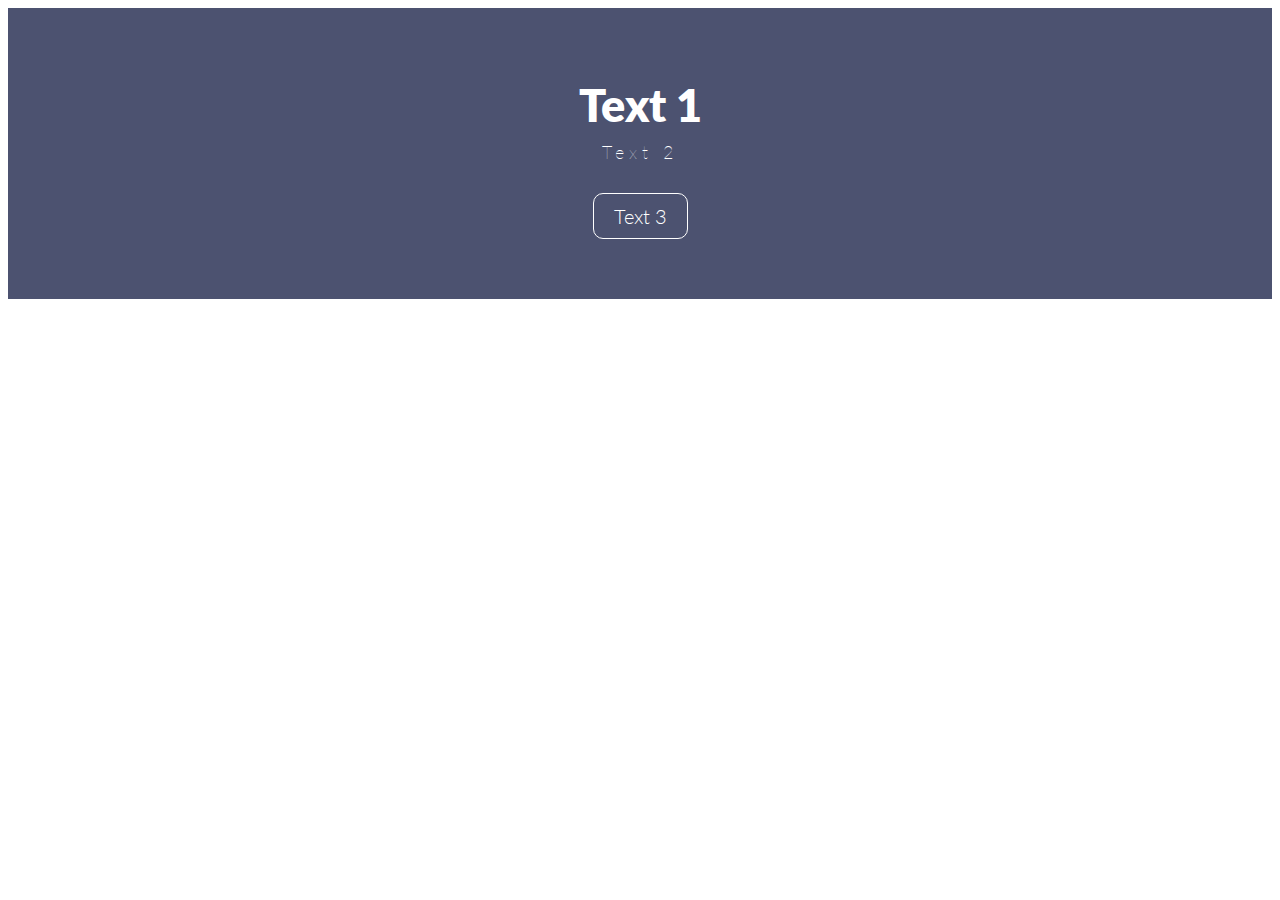
<file: css/banner.html>
<!DOCTYPE html>
<html lang="en">
<head>
    <meta charset="UTF-8">
    <meta http-equiv="X-UA-Compatible" content="IE=edge">
    <meta name="viewport" content="width=device-width, initial-scale=1.0">
    <title>Document</title>
    <link rel="stylesheet" href="/css/banner.css">
</head>
<body>
    <section class="header">
        <h1>Text 1</h1>
        <p>Text 2</p>
        <a class="btn-bgstroke">Text 3</a>
    </section>
    
</body>
</html>
</file>
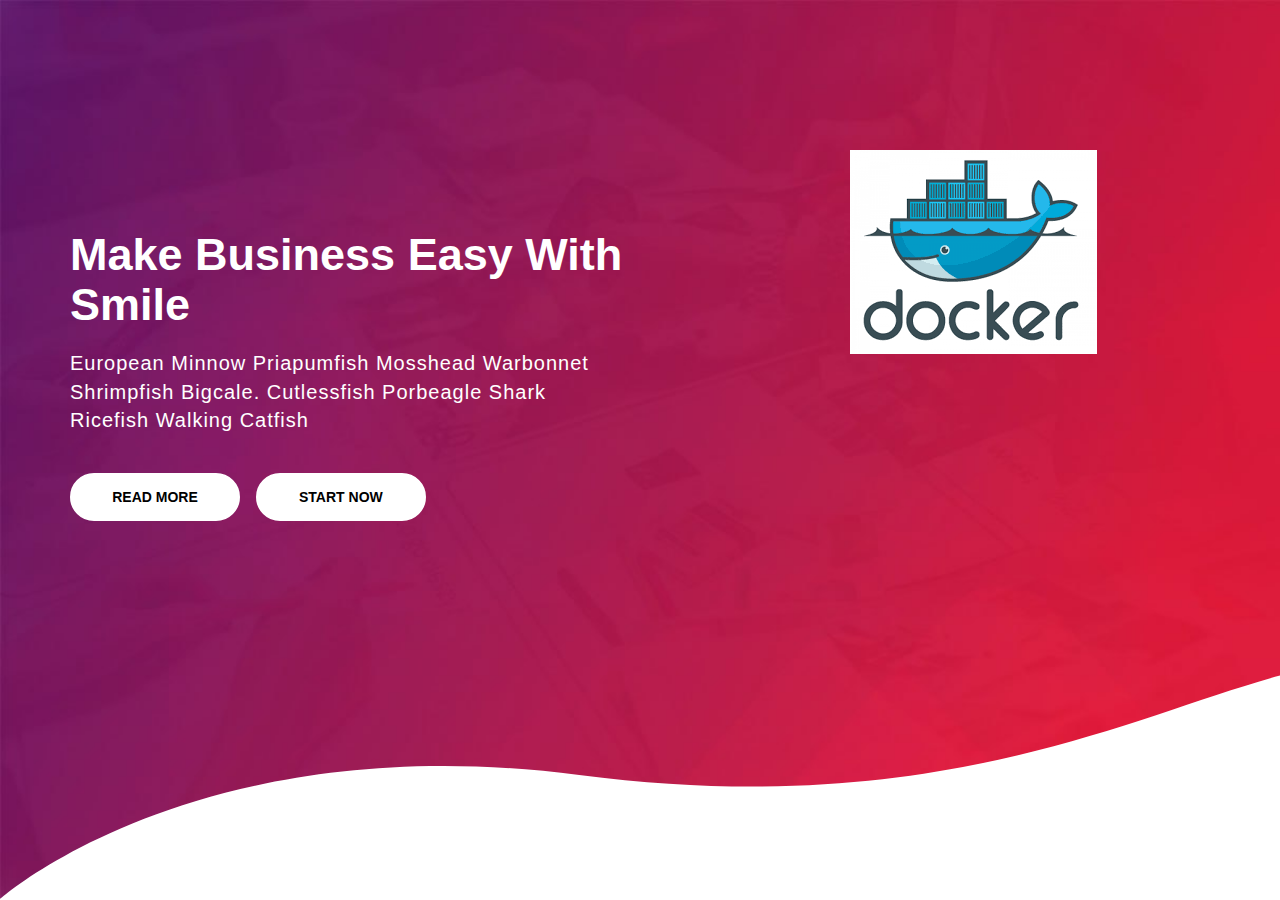
<file: curvy_background/css_curvy_background:1.html>
<!DOCTYPE html>
<html lang="en">
<head>
    <meta charset="UTF-8">
    <meta http-equiv="X-UA-Compatible" content="IE=edge">
    <meta name="viewport" content="width=device-width, initial-scale=1.0">
    <title>CURVY BG:1</title>
    <!-- Latest compiled and minified CSS -->
    <link rel="stylesheet" href="https://cdn.jsdelivr.net/npm/bootstrap@3.3.7/dist/css/bootstrap.min.css" integrity="sha384-BVYiiSIFeK1dGmJRAkycuHAHRg32OmUcww7on3RYdg4Va+PmSTsz/K68vbdEjh4u" crossorigin="anonymous">
    <style>
        body {
            font-family: 'Segoe UI', Tahoma, Geneva, Verdana, sans-serif;
        }

        header {
            background-image: url('/curvy_background/images/photo_2023-02-26_20-19-44.jpg');
            background-size: cover;
            height: 100vh;
            position: relative;
            overflow: hidden;
        }

        header::after {
            content: '';
            position: absolute;
            bottom: 0;
            width: 100%;
            background-image: url('/curvy_background/images/wave-bottom.svg');
            height: 275px;
        }

        .header-content {
            z-index: 1;
            position: relative;
        }

        .header-content h1 {
            font-size: 45px;
            font-weight: bold;
            text-transform: capitalize;
            color: white;
        }

        .header-content p {
            font-size: 20px;
            margin: 20px 0 25px;
            letter-spacing: 1px;
            font-weight: 300;
            text-transform: capitalize;
            color: white;
        }

        .theme-btn {
            border-radius: 50px;
            background: white;
            padding: 12px 30px;
            min-width: 170px;
            border: 2px solid white;
            color: black;
            font-size: 14px;
            text-transform: uppercase;
            margin-top: 13px;
            display: inline-block;
            text-align: center;
            margin-right: 12px;
            transition: all 0.5s ease-in;
            font-weight: bold;
        }

        .theme-btn:hover {
            text-decoration: none;
            background-color: white;
            color: #333;
        }

    </style>
</head>
<body>
    <header>
        <div class="container">
            <div class="header-content">
                <div class="row">
                    <div class="col-lg-6">
                        <div style="margin-top:230px;"></div>
                        <h1>Make Business Easy With Smile</h1>
                        <p>
                            European Minnow Priapumfish Mosshead Warbonnet Shrimpfish Bigcale.
                            Cutlessfish Porbeagle Shark Ricefish  Walking Catfish
                        </p>
                        <a href="" class="theme-btn">Read more</a>
                        <a href="" class="theme-btn">Start now</a>
                        <div class="go-about"></div>
                    </div>
                    <div class="col-lg-6" style="padding-left: 15em;"> 
                        <div style="margin-top: 150px; "></div>
                        <img src="/curvy_background/images/docker.png"  class="img-responsive" alt="">
                    </div>
                </div>
            </div>
        </div>
    </header>
</body>
</html>
</file>
<file: css/style.css>
*,
::before,
::after {
    box-sizing: border-box;
    border: 0 solid #d2d6dc;
}


html{
    font-family: system-ui,-apple-system, BlinkMacSystemFont, 'Segoe UI', Roboto, 'Helvetica Neue', Arial,'Noto Sans',sans-serif,'Apple Color Emoji','Segoe UI Emoji','Segoe UI Symbol','Noto Color Emoji';
    line-height: 1.5;
    -webkit-text-size-adjust: 100%;
}

body {
    margin: 0;
}


.bg-white{
    --bg-opacity: 1;
    /* background-color: rgba(255,255,255,var(--bg-opacity)); */
    background-color: #4eb72b;
}

.relative{
    position: relative;
}

.shadow{
    box-shadow: 0 1px 3px 0 rgba(0,0,0,.1),0 1px 2px 0 rgba(0,0,0,.06);
}


.mx-auto{
    margin-left: auto;
    margin-right: auto;

}

.max-w-7x1{
    max-width: 80rem;
}


@media (min-width:640px) {
    .sm\:px-6{
        padding-left: 1.5rem;
        padding-right: 1.5rem;
    }
}

.flex{
    display: flex;
}

.flex-row{
    flex-direction: row;
}

.items-center{
    align-items:center;
}

.py-6{
    padding-top: 1.5rem;
    padding-bottom: 1.5rem;
}

@media (min-width:768px) {
    .md\:justify-start{
        justify-content: flex-start;
    }
}

@media (min-width:1024px) {
    
    .Ig\:flex-1{
        flex: 1 1;
    }
    
    .Ig\:w-0{
        width: 0;
    }
}

a{
    color: inherit;
    text-decoration: inherit;
    background-color: transparent;
}

.text-3x1{
    font-size: 1.875rem;
}

.p1-5{
    padding-left: 1.25rem;
}

.text-gray-500{
    --text-opacity: 1;
    color: rgba(107, 114, 128,var(--text-opacity));
}

.transition{
    transition-property: background-color,border-color,color,fill,stroke,opacity,box-shadow,transform;
}

.ease-in-out{
    transition-timing-function: cubic-bezier(.4,0,.2,1);
}

.duration-300{
    transition-duration: .3s;
}

.-my-2{
    margin-top: -.5rem;
    margin-bottom: -.5rem;
}

@media (min-width:768px) {
    .md\:hidden{
        display: none;
    }
}

@media (max-width:780px) {
    
        .hidden{
            display: none;
        }
}

@media (max-width:770) {
    .md\:hidden{
        display: block;
        float: left;
    }
}

@media (min-width:768px){
    .md\:space-x-10>:not(template)~:not(template){
        --space-x-reverse: 0;
        margin-right: calc(2.5rem*var(--space-x-reverse));
        margin-left: calc(2.5rem*(1 - var(--space-x-reverse)));
    }
}

button, input,optgroup,select,textarea{
    font-family: inherit;
    font-size: 100%;
    margin: 0;
}

button,input{
    overflow: visible;
}

button,select{
    text-transform: none;
}

button{
    background-color: transparent;
    background-image: none;
}

[role=button], button{
    cursor: pointer;
}

button, input,optgroup,select,textarea{
    line-height: inherit;
}

[type=button], [type=reset], [type=submit], button {
    -webkit-appearance: button;
}

.rounded-md{
    border-radius: .375rem;
}

.inline-flex{
    display: inline-flex;
}

.justify-center{
    justify-content: center;
}

.p-2{
    padding: .5rem;
}

.text-gray-400{
    --text-opacity: 1;
    color: rgba(159,166,178,var(--text-opacity));
}

.duration-150{
    transition-duration: .15s;
}

audio,canvas,embed,iframe,img,object,svg,video{
    display: block;
    /* vertical-align: middle; */
}

.h-6{
    height: 1.5rem;
}

.w-6{
    width: 1.5rem;
}

@media (min-width: 768px) {
    .md\:flex{
        display: flex;
    }
}

.font-medium{
    font-weight: 500;
}
.text-base{
    font-size: 1rem;
}
.leading-6{
    line-height: 1.5rem;
}
.h-5 {
    height: 1.25rem;
}

.w-5 {
    width: 1.25rem;
}
.text-gray-700{
    --text-opacity:1;
    color: rgba(55,65,81,var(--text-opacity));
}

.space-x-2>:not(template)~:not(template) {
    --space-x-reverse: 0;
    margin-right: calc(0.5rem*var(--space-x-reverse));
    margin-left: calc(0.5rem*(1 - var(--space-x-reverse)));
}



@media (min-width: 1024px){
    .lg\:w-0 {
        width: 0;
    }
}

.space-x-10>:not(template)~:not(template) {
    --space-x-reverse: 0;
    margin-right: calc(2.5rem*var(--space-x-reverse));
    margin-left: calc(2.5rem*(1 - var(--space-x-reverse)));
}

@media (min-width: 768px){
    .md\:flex-1 {
        flex: 1 1;
    }
}

.justify-end {
    justify-content: flex-end;
}

fieldset, ol, ul {
    margin: 0;
    padding: 0;
}

ol, ul {
    list-style: none;
}

.rounded{
    border-radius: .25rem;
}

.py-2{
    padding-top: .5rem;
    padding-bottom: .5rem;
}
.px-4{
    padding-left: 1rem;
    padding-right: 1rem;
}

.text-gray-900{
    --text-opacity: 1;
    color: rgba(22,30,46,var(--text-opacity));
}

.duration-500{
    transition-duration: .5s;
}

.px-2{
    padding-left: .5rem;
    padding-right: .5rem;
}

.text-white {
    --text-opacity: 1;
    color: rgba(255,255,255,var(--text-opacity));
}

.bg-red-500{
    --bg-opacity:1;
    background-color: rgba(223,45,68,var(--bg-opacity));
}

.border-red-600,.border-red-700{
    --border-opacity:1;
    border-color: rgba(219,22,47,var(--border-opacity));
}

.border{
    border-width: 1px;
}
.font-semibold {
    font-weight: 600;
}

.px-3 {
    padding-left: .75rem;
    padding-right: .75rem;
}

.py-2 {
    padding-top: .5rem;
    padding-bottom: .5rem;
}

.hover\:text-gray-900:hover{
    --text-opacity: 1;
    color: rgba(22,30,46,var(--text-opacity));
}

.hover\:bg-gray-200:hover {
    --bg-opacity: 1;
    background-color: rgba(229,231,235,var(--bg-opacity));
}

.justify-between {
    justify-content: space-between;
}

.hover\:text-gray-500:hover {
    --text-opacity: 1;
    color: rgba(107,114,128,var(--text-opacity));
}

.hover\:text-gray-900:hover {
    --text-opacity: 1;
    color: rgba(22, 30, 46, var(--text-opacity));
  }

.hover\:bg-gray-200:hover {
    --bg-opacity: 1;
    background-color: #e5e7eb;
    background-color: rgba(229,231,235,var(--bg-opacity));
}

.hover\:bg-gray-100:hover {
    --bg-opacity: 1;
    background-color: rgba(244,245,247,var(--bg-opacity));
}

.mt-3 {
    margin-top: .75rem;
}

.max-w-md {
    max-width: 28rem;
}

.absolute {
    position: absolute;
}

.w-screen {
    width: 100vw;
}

.z-20 {
    z-index: 20;
}

.transform{
    --transform-translate-y: 0;
    --transform-rotate: 0;
    --transform-skew-x: 0;
    --transform-skew-y: 0;
    --transform-scale-x: 1;
    --transform-scale-y: 1;
    transform: translateX(var(--transform-translate-x)) 
    translateY(var(--transform-translate-y)) 
    rotate(var(--transform-rotate)) 
    skewX(var(--transform-skew-x)) 
    skewY(var(--transform-skew-y)) 
    scaleX(var(--transform-scale-x)) 
    scaleY(var(--transform-scale-y));
}

@media (min-width: 640px){
    .sm\:px-0 {
        padding-left: 0;
        padding-right: 0;
    }
}

@media (min-width: 1024px){
    .lg\:ml-0 {
        margin-left: 0;
    }
}

@media (min-width: 1024px){
    .lg\:left-1\/2 {
        left: 50%;
    }
}

@media (min-width: 1024px){
    .lg\:-translate-x-1\/2 {
        --transform-translate-x: -50%;
    }
}

.rounded-lg {
    border-radius: .5rem;
}

.shadow-lg {
    box-shadow: 0 10px 15px -3px rgb(0 0 0 / 10%), 0 4px 6px -2px rgb(0 0 0 / 5%);
}

.overflow-hidden {
    overflow: hidden;
}

.shadow-xs {
    box-shadow: 0 0 0 1px rgb(0 0 0 / 5%);
}

.grid {
    display: grid;
}

@media (min-width: 640px){
    .sm\:p-8 {
        padding: 2rem;
    }
}

@media (min-width: 640px){
    .sm\:gap-8 {
        grid-gap: 2rem;
        gap: 2rem;
    }
}

.cursor-pointer {
    cursor: pointer;
}

.items-start {
    align-items: flex-start;
}

.p-3 {
    padding: .75rem;
}

.-m-3 {
    margin: -.75rem;
}

.flex-shrink-0 {
    flex-shrink: 0;
}

.text-red-600 {
    --text-opacity: 1;
    color: #db162f;
    color: rgba(219,22,47,var(--text-opacity));
}

.space-x-4>:not(template)~:not(template) {
    --space-x-reverse: 0;
    margin-right: calc(1rem*var(--space-x-reverse));
    margin-left: calc(1rem*(1 - var(--space-x-reverse)));
}

blockquote, dd, dl, figure, h1, h2, h3, h4, h5, h6, hr, p, pre {
    margin: 0;
}

.space-y-1>:not(template)~:not(template) {
    --space-y-reverse: 0;
    margin-top: calc(0.25rem*(1 - var(--space-y-reverse)));
    margin-bottom: calc(0.25rem*var(--space-y-reverse));
}

.leading-5 {
    line-height: 1.25rem;
}

.text-sm {
    font-size: .875rem;
}

#dropdown-content {
    display: none;
}

#mobiledropdown-content {
    display: none;
}

#mobiledropdown-content.mobileshow {
    display: block;
}

#dropdown-content.show {
  display: block;
}


.origin-top-right {
    transform-origin: top right;
}

.z-50 {
    z-index: 50;
}

.top-0 {
    top: 0;
}

.inset-x-0 {
    right: 0;
    left: 0;
}

.pb-6 {
    padding-bottom: 1.5rem;
}

.pt-5 {
    padding-top: 1.25rem;
}

.px-5 {
    padding-left: 1.25rem;
    padding-right: 1.25rem;
}

.w-auto {
    width: auto;
}

.h-8 {
    height: 2rem;
}

img, video {
    max-width: 100%;
}

img {
    border-style: solid;
}

.space-y-6>:not(template)~:not(template) {
    --space-y-reverse: 0;
    margin-top: calc(1.5rem*(1 - var(--space-y-reverse)));
    margin-bottom: calc(1.5rem*var(--space-y-reverse));
}

.row-gap-8 {
    grid-row-gap: 2rem;
    row-gap: 2rem;
}

.space-x-3>:not(template)~:not(template) {
    --space-x-reverse: 0;
    margin-right: calc(0.75rem*var(--space-x-reverse));
    margin-left: calc(0.75rem*(1 - var(--space-x-reverse)));
}

.divide-gray-50>:not(template)~:not(template) {
    --divide-opacity: 1;
    border-color: #f9fafb;
    border-color: rgba(249,250,251,var(--divide-opacity));
}

.divide-y-2>:not(template)~:not(template) {
    --divide-y-reverse: 0;
    border-top-width: calc(2px*(1 - var(--divide-y-reverse)));
    border-bottom-width: calc(2px*var(--divide-y-reverse));
}

.w-full {
    width: 100%;
}

.shadow-sm {
    box-shadow: 0 1px 2px 0 rgb(0 0 0 / 5%);
}

.bg-red-600 {
    --bg-opacity: 1;
    background-color: #db162f;
    background-color: rgba(219,22,47,var(--bg-opacity));
}

.border-transparent {
    border-color: transparent;
}

.text-center {
    text-align: center;
}


/*  continuation */

@media (min-width: 1024px){
.lg\:mt-32 {
    margin-top: 8rem;
    }
}

.max-w-7xl {
    max-width: 80rem;
}

@media (min-width: 640px){
.sm\:px-6 {
    padding-left: 1.5rem;
    padding-right: 1.5rem;
    }
}

@media (min-width: 1024px){
.lg\:gap-8 {
    gap: 2rem;
    }
}

@media (min-width: 640px){
.sm\:max-w-lg {
    max-width: 32rem;
    }
}

@media (min-width: 640px){
.sm\:mx-auto {
    margin-left: auto;
    margin-right: auto;
    }
}


@media (min-width: 1024px){
.lg\:grid-cols-12 {
    grid-template-columns: repeat(12,minmax(0,1fr));
    }
}

@media (min-width: 1024px){
.lg\:grid {
    display: grid;
    }
}

@media (min-width: 1024px){
.lg\:text-left {
    text-align: left;
    }
}

@media (min-width: 1024px){
.lg\:col-span-6 {
    grid-column: span 6/span 6;
    }
}

@media (min-width: 768px){
.md\:max-w-2xl {
    max-width: 42rem;
    }
}

@media (min-width: 768px){
.md\:mx-auto {
    margin-left: auto;
    margin-right: auto;
    }
}

@media (min-width: 640px){
.sm\:text-center {
    text-align: center;
    }
}


@media (min-width: 1024px){
.lg\:text-6xl {
    /* font-size: 3.75rem; makes the text big */ 
    line-height: 1;
    }
}

.font-bold {
    font-weight: 700;
}

.text-3xl {
    font-size: 1.875rem;
    line-height: 2.25rem;
}

@media (min-width: 640px){
.sm\:mt-5 {
    margin-top: 1.25rem;
    }
}

@media (min-width: 1280px){
.xl\:text-xl {
    font-size: 1.25rem;
    line-height: 1.75rem;
    }
}

.mt-8 {
    margin-top: 2rem;
}

.inline-block {
    display: inline-block;
}

.px-6 {
    padding-left: 1.5rem;
    padding-right: 1.5rem;
}

.text-lg, .text-xl {
    line-height: 1.75rem;
}

.text-xl {
    font-size: 1.25rem;
}

.font-semibold {
    font-weight: 600;
}

.shadow {
    --tw-shadow: 0 1px 3px 0 rgba(0,0,0,0.1),0 1px 2px 0 rgba(0,0,0,0.06);
}

@media (min-width: 1024px){
.lg\:items-center {
    align-items: center;
    }
}

@media (min-width: 1024px){
.lg\:max-w-none {
    max-width: none;
    }
}

@media (min-width: 1024px){
.lg\:flex {
    display: flex;
    }
}

@media (min-width: 1024px){
.lg\:mt-0, .lg\:my-0 {
    margin-top: 0;
    }
}

@media (min-width: 1024px){
.lg\:mx-0 {
    margin-left: 0;
    margin-right: 0;
    }
}


@media (min-width: 1024px){
.lg\:max-w-md {
    max-width: 28rem;
    }
}

@media (min-width: 640px){
.sm\:mt-24 {
    margin-top: 6rem;
    }
}

@media (min-width: 640px){
.sm\:px-6 {
    padding-left: 1.5rem;
    padding-right: 1.5rem;
    }
}

@media (min-width: 640px){
.sm\:mt-24 {
    margin-top: 6rem;
    }
}

.mt-12 {
    margin-top: 3rem;
}

.mt-16 {
    margin-top: 4rem;
}


.py-8 {
    padding-top: 2rem;
    padding-bottom: 2rem;
}

.bg-navy-100 {
    --tw-bg-opacity: 1;
    background-color: rgba(221,232,244,var(--tw-bg-opacity));
}

.border-navy-200 {
    --tw-border-opacity: 1;
    border-color: rgba(161,189,220,var(--tw-border-opacity));
}

.border-b {
    border-bottom-width: 1px;
}

.border-t {
    border-top-width: 1px;
}

@media (min-width: 1280px){
.container {
    max-width: 1280px;
    }
}

.container {
    width: 100%;
}


@media (min-width: 1024px){
.lg\:flex-row {
    flex-direction: row;
    }
}


.content-center {
    align-content: center;
}

@media (min-width: 768px){
.md\:my-4 {
    margin-top: 1rem;
    margin-bottom: 1rem;
    }
}

.flex-col {
    flex-direction: column;
}

.mx-4 {
    margin-left: 1rem;
    margin-right: 1rem;
}

.text-lg {
    font-size: 1.125rem;
}

.pb-0 {
    padding-bottom: 0;
}

.mb-0 {
    margin-bottom: 0;
}

.shadow, .shadow-sm {
    box-shadow: var(--tw-ring-offset-shadow,0 0 transparent),var(--tw-ring-shadow,0 0 transparent),var(--tw-shadow);
}

@media (min-width: 1024px){
.lg\:flex-row {
    flex-direction: row;
    }
}

@media (min-width: 768px){
.md\:text-left {
    text-align: left;
    }
}


@media (min-width: 1024px){
.lg\:py-0 {
    padding-top: 0;
    padding-bottom: 0;
    }
}

@media (min-width: 768px){
.md\:ml-4 {
    margin-left: 1rem;
    }
}

.text-gray-600 {
    --tw-text-opacity: 1;
    color: rgba(75,85,99,var(--tw-text-opacity));
}

.my-16 {
    margin-top: 4rem;
    margin-bottom: 4rem;
}


#footer_right{
    font-size: 18px;
}

#footer_left{
    font-size: 16px;
}

#footer_left:hover{
    color: #d2d6dc;
    cursor: pointer;
}


#footer_right:hover{
    color: #d2d6dc;
    cursor: pointer;
}


/* added today for login page*/


body {
    font-family: inherit;
    line-height: inherit;
}

.py-12 {
    padding-top: 3rem;
    padding-bottom: 3rem;
}

.leading-9 {
    line-height: 2.25rem;
}

.font-extrabold {
    font-weight: 800;
}

.mt-6 {
    margin-top: 1.5rem;
}

.mt-2 {
    margin-top: .5rem;
}

.bg-gray-100 {
    --tw-bg-opacity: 1;
    background-color: rgba(243,244,246,var(--tw-bg-opacity));
}

@media (min-width: 640px){
    .sm\:max-w-md {
        max-width: 28rem;
    }
}

@media (min-width: 640px){
    .sm\:w-full {
        width: 100%;
    }
}

@media (min-width: 640px){
    .sm\:px-10 {
        padding-left: 2.5rem;
        padding-right: 2.5rem;
    }
}


@media (min-width: 640px){
    .sm\:rounded-lg {
        border-radius: .5rem;
    }
}

.gap-3 {
    gap: .75rem;
}

.grid-cols-1 {
    grid-template-columns: repeat(1,minmax(0,1fr));
}


@media (min-width: 640px){
    .sm\:col-span-6 {
        grid-column: span 6/span 6;
    }
}

.mb-5 {
    margin-bottom: 1.25rem;
}

.block {
    display: block;
}

.shadow-sm {
    --tw-shadow: 0 1px 2px 0 rgba(0,0,0,0.05);
}

.mt-1 {
    margin-top: .25rem;
}

@media (min-width: 640px){
    .sm\:text-sm {
        font-size: .875rem;
        line-height: 1.25rem;
    }
}

.text-red-900 {
    --tw-text-opacity: 1;
    color: rgba(175,18,38,var(--tw-text-opacity));
}


.pr-10 {
    padding-right: 2.5rem;
}


.border-red-300 {
    --tw-border-opacity: 1;
    border-color: rgba(230,92,109,var(--tw-border-opacity));
}

.w-full {
    width: 100%;
}
</file>
<file: css/style2.css>
.topnav{
    background-color: #333;
    overflow: hidden;
}

.topnav a{
    float: right;
    display: block;
    color: #f2f2f2;
    text-align: center;
    padding: 14px 16px;
    text-decoration: none;
    font-size: 17px;
}

.topnav a:hover {
    background-color: #ddd;
    color: black;
  }

.topnav a.active {
    background-color: #04AA6D;
    color: white;
  }

.topnav .icon {
    display: none;
  }


@media screen and (max-width: 600px) {
    .topnav a:not(:first-child) {display: none;}
    .topnav a.icon {
      float: right;
      display: block;
    }
  }
</file>
<file: css/banner.css>
@import url(https://fonts.googleapis.com/css?family=Lato:400,300,100,700,900);

h1,
p,
a{
  margin: 0;
  padding: 0;
  font-family: 'Lato';
}

h1 {
  font-size: 2.8em;
  padding: 10px 0;
  font-weight: 800;
}

p {
  font-size: 1.1em;
  font-weight: 100;
  letter-spacing: 5px;
}

.header {
  width: 100%;
  padding:60px 0;
  text-align: center;
  background: #4c5270;
  color: white;
}


.btn-bgstroke {
  font-size: 20px;
  display: inline-block;
  border: 1px solid white;
  padding: 10px 20px;
  border-radius: 10px;
  cursor: pointer;
  font-weight: 300;
  margin-top: 30px; 
}

.btn-bgstroke:hover {
  background-color: red;
  color: #4c5270;
}
</file>
